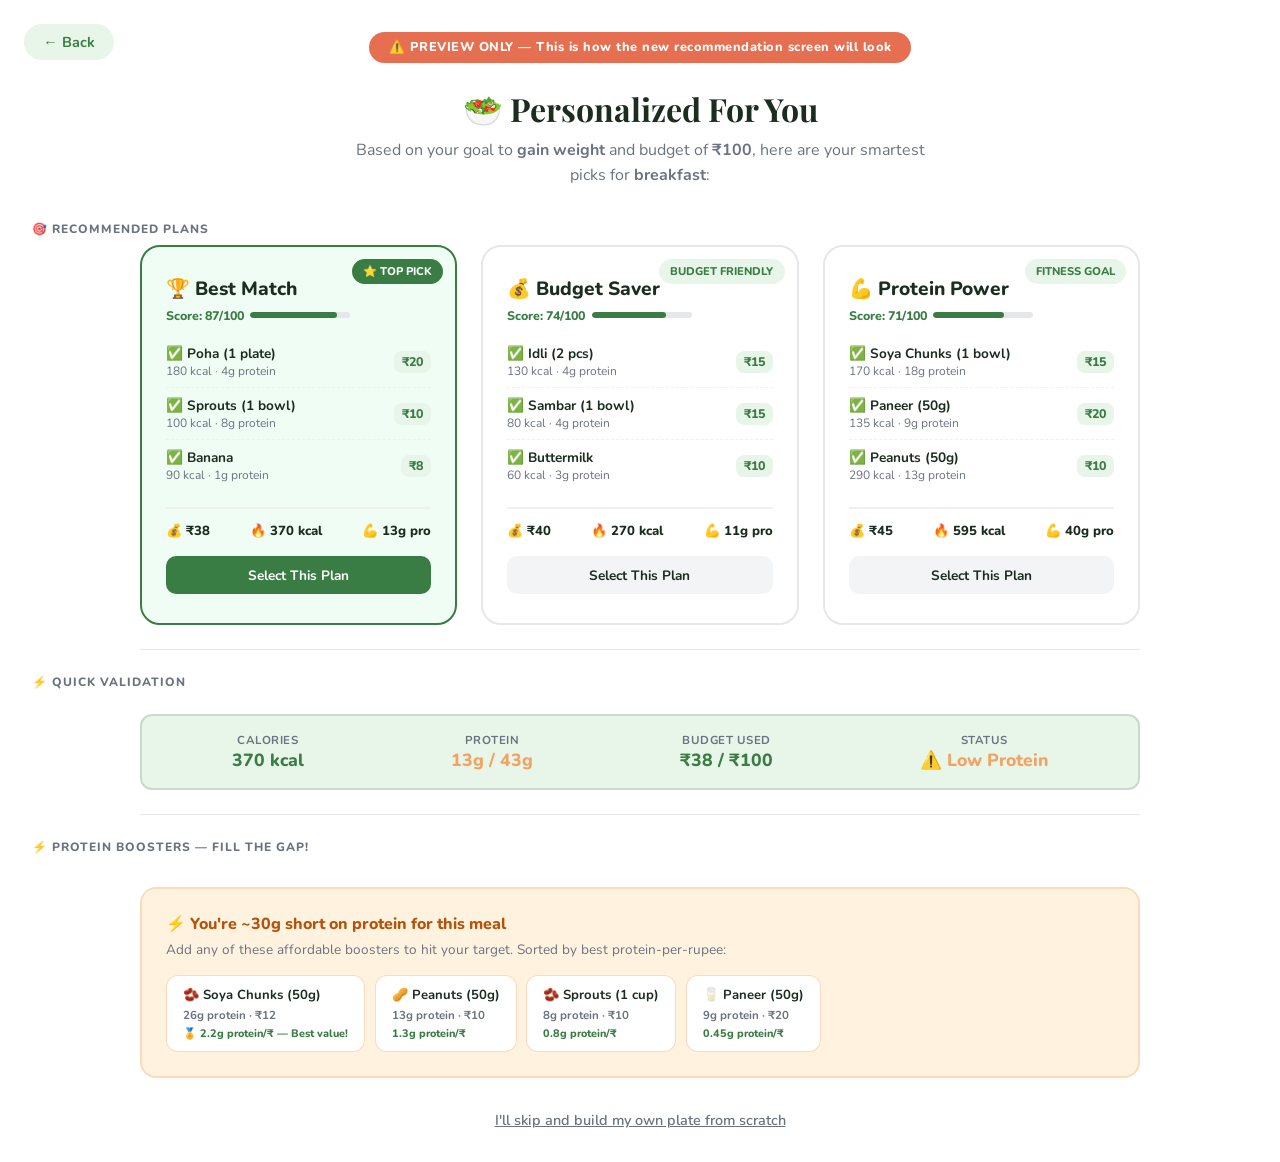
<file: preview_reco.html>
<!DOCTYPE html>
<html lang="en">
<head>
    <meta charset="UTF-8">
    <meta name="viewport" content="width=device-width, initial-scale=1.0">
    <title>Preview — New Recommendation UI</title>
    <link href="https://fonts.googleapis.com/css2?family=Nunito:wght@400;600;700;800&family=Playfair+Display:wght@700&display=swap" rel="stylesheet">
    <style>
        :root {
            --green: #3a7d44;
            --green-light: #e8f5e9;
            --green-mid: #5aab63;
            --orange: #f4a261;
            --orange-light: #fff3e0;
            --red: #e76f51;
            --dark: #1b2d1e;
            --gray: #6b7280;
            --bg: #f9fdf9;
            --white: #ffffff;
        }

        * { box-sizing: border-box; margin: 0; padding: 0; }

        body {
            font-family: 'Nunito', sans-serif;
            background: rgba(255, 255, 255, 0.98);
            min-height: 100vh;
            display: flex;
            flex-direction: column;
            align-items: center;
            padding: 2rem;
            color: var(--dark);
        }

        .preview-badge {
            background: var(--red);
            color: white;
            padding: .4rem 1.2rem;
            border-radius: 20px;
            font-size: .8rem;
            font-weight: 800;
            margin-bottom: 1.5rem;
            letter-spacing: .5px;
        }

        .back-btn {
            position: absolute;
            top: 1.5rem;
            left: 1.5rem;
            background: var(--green-light);
            color: var(--green);
            border: none;
            border-radius: 25px;
            padding: .5rem 1.2rem;
            font-family: 'Nunito', sans-serif;
            font-weight: 700;
            font-size: .9rem;
            cursor: pointer;
        }

        h2 {
            font-family: 'Playfair Display', serif;
            font-size: 2rem;
            color: var(--dark);
            margin-bottom: .5rem;
        }

        .subtitle {
            color: var(--gray);
            max-width: 600px;
            text-align: center;
            margin-bottom: 2rem;
            line-height: 1.6;
        }

        .reco-grid {
            display: grid;
            grid-template-columns: repeat(3, 1fr);
            gap: 1.5rem;
            max-width: 1000px;
            width: 100%;
        }

        @media(max-width: 850px) {
            .reco-grid { grid-template-columns: 1fr; }
        }

        .reco-card {
            position: relative;
            background: var(--white);
            border: 2px solid #e5e7eb;
            border-radius: 20px;
            padding: 1.8rem 1.5rem;
            transition: all .3s cubic-bezier(0.4, 0, 0.2, 1);
            cursor: pointer;
            overflow: hidden;
        }

        .reco-card:hover {
            border-color: var(--green);
            transform: translateY(-8px);
            box-shadow: 0 12px 30px rgba(16, 185, 129, 0.15);
        }

        .reco-card.best {
            border-color: var(--green);
            background: #f0fdf4;
        }

        .reco-badge {
            position: absolute;
            top: 12px;
            right: 12px;
            background: var(--green-light);
            color: var(--green);
            font-size: .7rem;
            font-weight: 800;
            padding: .3rem .7rem;
            border-radius: 20px;
            text-transform: uppercase;
        }

        .reco-card.best .reco-badge {
            background: var(--green);
            color: white;
        }

        .reco-card h4 {
            font-size: 1.2rem;
            color: var(--dark);
            font-weight: 800;
            margin-bottom: .3rem;
        }

        .reco-score {
            font-size: .78rem;
            font-weight: 800;
            color: var(--green);
            margin-bottom: .8rem;
            display: flex;
            align-items: center;
            gap: .4rem;
        }

        .score-bar-bg {
            flex: 1;
            max-width: 100px;
            height: 6px;
            background: #e5e7eb;
            border-radius: 10px;
            overflow: hidden;
        }

        .score-bar {
            height: 100%;
            border-radius: 10px;
            background: var(--green);
            transition: width .5s;
        }

        .reco-items {
            list-style: none;
            padding: 0;
            margin-bottom: 1rem;
        }

        .reco-items li {
            display: flex;
            justify-content: space-between;
            align-items: center;
            padding: .5rem 0;
            border-bottom: 1px dashed #f0f0f0;
            font-size: .85rem;
        }

        .reco-items li:last-child { border-bottom: none; }

        .item-name {
            font-weight: 700;
            color: var(--dark);
        }

        .item-meta {
            font-size: .75rem;
            color: var(--gray);
        }

        .item-price {
            background: var(--green-light);
            color: var(--green);
            border-radius: 8px;
            padding: .15rem .5rem;
            font-size: .78rem;
            font-weight: 800;
        }

        .reco-totals {
            display: flex;
            justify-content: space-between;
            font-weight: 800;
            font-size: .82rem;
            padding-top: .8rem;
            border-top: 2px solid #f0f0f0;
            color: var(--gray);
            margin-bottom: 1rem;
        }

        .reco-totals span { color: var(--dark); }

        .reco-select-btn {
            width: 100%;
            background: #f3f4f6;
            color: var(--dark);
            border: none;
            border-radius: 10px;
            padding: .6rem;
            font-weight: 700;
            font-size: .85rem;
            cursor: pointer;
            transition: all .2s;
            font-family: 'Nunito', sans-serif;
        }

        .reco-card:hover .reco-select-btn,
        .reco-card.best .reco-select-btn {
            background: var(--green);
            color: white;
        }

        /* Protein Addons */
        .protein-addons {
            max-width: 1000px;
            width: 100%;
            background: var(--orange-light);
            border: 2px solid rgba(244, 162, 97, 0.3);
            border-radius: 16px;
            padding: 1.5rem;
            margin-top: 1.5rem;
        }

        .protein-addons h4 {
            font-size: 1rem;
            font-weight: 800;
            color: #b45309;
            margin-bottom: .3rem;
        }

        .protein-addons .gap-text {
            font-size: .85rem;
            color: var(--gray);
            margin-bottom: 1rem;
        }

        .addon-chips {
            display: flex;
            gap: .6rem;
            flex-wrap: wrap;
        }

        .addon-chip {
            background: white;
            border: 1.5px solid rgba(244, 162, 97, 0.4);
            border-radius: 12px;
            padding: .6rem 1rem;
            font-size: .82rem;
            font-weight: 700;
            cursor: pointer;
            transition: all .2s;
            display: flex;
            flex-direction: column;
            gap: .2rem;
        }

        .addon-chip:hover {
            border-color: var(--orange);
            transform: translateY(-2px);
            box-shadow: 0 4px 12px rgba(244, 162, 97, 0.15);
        }

        .addon-chip .addon-name { color: var(--dark); }
        .addon-chip .addon-meta { font-size: .72rem; color: var(--gray); }
        .addon-chip .addon-ratio {
            font-size: .68rem;
            color: var(--green);
            font-weight: 800;
        }

        /* Validation */
        .validation-bar {
            max-width: 1000px;
            width: 100%;
            background: var(--green-light);
            border: 2px solid rgba(58, 125, 68, 0.2);
            border-radius: 12px;
            padding: 1rem 1.5rem;
            margin-top: 1rem;
            display: flex;
            justify-content: space-around;
            flex-wrap: wrap;
            gap: 1rem;
        }

        .val-item {
            text-align: center;
        }

        .val-item .val-label {
            font-size: .72rem;
            color: var(--gray);
            text-transform: uppercase;
            font-weight: 700;
            letter-spacing: .5px;
        }

        .val-item .val-value {
            font-size: 1.1rem;
            font-weight: 800;
            color: var(--green);
        }

        .val-item .val-value.warn { color: var(--orange); }

        .skip-link {
            margin-top: 2rem;
            background: none;
            border: none;
            color: var(--gray);
            text-decoration: underline;
            cursor: pointer;
            font-weight: 600;
            font-family: 'Nunito', sans-serif;
            font-size: .9rem;
        }

        .divider {
            width: 100%;
            max-width: 1000px;
            height: 1px;
            background: #e5e7eb;
            margin: 1.5rem 0;
        }

        .section-label {
            font-size: .75rem;
            font-weight: 800;
            text-transform: uppercase;
            letter-spacing: 1px;
            color: var(--gray);
            align-self: flex-start;
            max-width: 1000px;
            width: 100%;
            margin-bottom: .5rem;
        }
    </style>
</head>
<body>

    <div class="preview-badge">⚠️ PREVIEW ONLY — This is how the new recommendation screen will look</div>

    <button class="back-btn">← Back</button>

    <h2>🥗 Personalized For You</h2>
    <p class="subtitle">Based on your goal to <strong>gain weight</strong> and budget of <strong>₹100</strong>, here are your smartest picks for <strong>breakfast</strong>:</p>

    <div class="section-label">🎯 Recommended Plans</div>

    <div class="reco-grid">
        <!-- Card 1: Best Match -->
        <div class="reco-card best">
            <span class="reco-badge">⭐ Top Pick</span>
            <h4>🏆 Best Match</h4>
            <div class="reco-score">
                Score: 87/100
                <div class="score-bar-bg"><div class="score-bar" style="width:87%"></div></div>
            </div>
            <ul class="reco-items">
                <li>
                    <div>
                        <div class="item-name">✅ Poha (1 plate)</div>
                        <div class="item-meta">180 kcal · 4g protein</div>
                    </div>
                    <span class="item-price">₹20</span>
                </li>
                <li>
                    <div>
                        <div class="item-name">✅ Sprouts (1 bowl)</div>
                        <div class="item-meta">100 kcal · 8g protein</div>
                    </div>
                    <span class="item-price">₹10</span>
                </li>
                <li>
                    <div>
                        <div class="item-name">✅ Banana</div>
                        <div class="item-meta">90 kcal · 1g protein</div>
                    </div>
                    <span class="item-price">₹8</span>
                </li>
            </ul>
            <div class="reco-totals">
                <div>💰 <span>₹38</span></div>
                <div>🔥 <span>370 kcal</span></div>
                <div>💪 <span>13g pro</span></div>
            </div>
            <button class="reco-select-btn">Select This Plan</button>
        </div>

        <!-- Card 2: Budget Saver -->
        <div class="reco-card">
            <span class="reco-badge">Budget Friendly</span>
            <h4>💰 Budget Saver</h4>
            <div class="reco-score">
                Score: 74/100
                <div class="score-bar-bg"><div class="score-bar" style="width:74%"></div></div>
            </div>
            <ul class="reco-items">
                <li>
                    <div>
                        <div class="item-name">✅ Idli (2 pcs)</div>
                        <div class="item-meta">130 kcal · 4g protein</div>
                    </div>
                    <span class="item-price">₹15</span>
                </li>
                <li>
                    <div>
                        <div class="item-name">✅ Sambar (1 bowl)</div>
                        <div class="item-meta">80 kcal · 4g protein</div>
                    </div>
                    <span class="item-price">₹15</span>
                </li>
                <li>
                    <div>
                        <div class="item-name">✅ Buttermilk</div>
                        <div class="item-meta">60 kcal · 3g protein</div>
                    </div>
                    <span class="item-price">₹10</span>
                </li>
            </ul>
            <div class="reco-totals">
                <div>💰 <span>₹40</span></div>
                <div>🔥 <span>270 kcal</span></div>
                <div>💪 <span>11g pro</span></div>
            </div>
            <button class="reco-select-btn">Select This Plan</button>
        </div>

        <!-- Card 3: Protein Power -->
        <div class="reco-card">
            <span class="reco-badge">Fitness Goal</span>
            <h4>💪 Protein Power</h4>
            <div class="reco-score">
                Score: 71/100
                <div class="score-bar-bg"><div class="score-bar" style="width:71%"></div></div>
            </div>
            <ul class="reco-items">
                <li>
                    <div>
                        <div class="item-name">✅ Soya Chunks (1 bowl)</div>
                        <div class="item-meta">170 kcal · 18g protein</div>
                    </div>
                    <span class="item-price">₹15</span>
                </li>
                <li>
                    <div>
                        <div class="item-name">✅ Paneer (50g)</div>
                        <div class="item-meta">135 kcal · 9g protein</div>
                    </div>
                    <span class="item-price">₹20</span>
                </li>
                <li>
                    <div>
                        <div class="item-name">✅ Peanuts (50g)</div>
                        <div class="item-meta">290 kcal · 13g protein</div>
                    </div>
                    <span class="item-price">₹10</span>
                </li>
            </ul>
            <div class="reco-totals">
                <div>💰 <span>₹45</span></div>
                <div>🔥 <span>595 kcal</span></div>
                <div>💪 <span>40g pro</span></div>
            </div>
            <button class="reco-select-btn">Select This Plan</button>
        </div>
    </div>

    <div class="divider"></div>
    <div class="section-label">⚡ Quick Validation</div>

    <div class="validation-bar">
        <div class="val-item">
            <div class="val-label">Calories</div>
            <div class="val-value">370 kcal</div>
        </div>
        <div class="val-item">
            <div class="val-label">Protein</div>
            <div class="val-value warn">13g / 43g</div>
        </div>
        <div class="val-item">
            <div class="val-label">Budget Used</div>
            <div class="val-value">₹38 / ₹100</div>
        </div>
        <div class="val-item">
            <div class="val-label">Status</div>
            <div class="val-value warn">⚠️ Low Protein</div>
        </div>
    </div>

    <div class="divider"></div>
    <div class="section-label">⚡ Protein Boosters — Fill the gap!</div>

    <div class="protein-addons">
        <h4>⚡ You're ~30g short on protein for this meal</h4>
        <p class="gap-text">Add any of these affordable boosters to hit your target. Sorted by best protein-per-rupee:</p>
        <div class="addon-chips">
            <div class="addon-chip">
                <span class="addon-name">🫘 Soya Chunks (50g)</span>
                <span class="addon-meta">26g protein · ₹12</span>
                <span class="addon-ratio">🏅 2.2g protein/₹ — Best value!</span>
            </div>
            <div class="addon-chip">
                <span class="addon-name">🥜 Peanuts (50g)</span>
                <span class="addon-meta">13g protein · ₹10</span>
                <span class="addon-ratio">1.3g protein/₹</span>
            </div>
            <div class="addon-chip">
                <span class="addon-name">🫘 Sprouts (1 cup)</span>
                <span class="addon-meta">8g protein · ₹10</span>
                <span class="addon-ratio">0.8g protein/₹</span>
            </div>
            <div class="addon-chip">
                <span class="addon-name">🥛 Paneer (50g)</span>
                <span class="addon-meta">9g protein · ₹20</span>
                <span class="addon-ratio">0.45g protein/₹</span>
            </div>
        </div>
    </div>

    <button class="skip-link">I'll skip and build my own plate from scratch</button>

</body>
</html>
</file>
